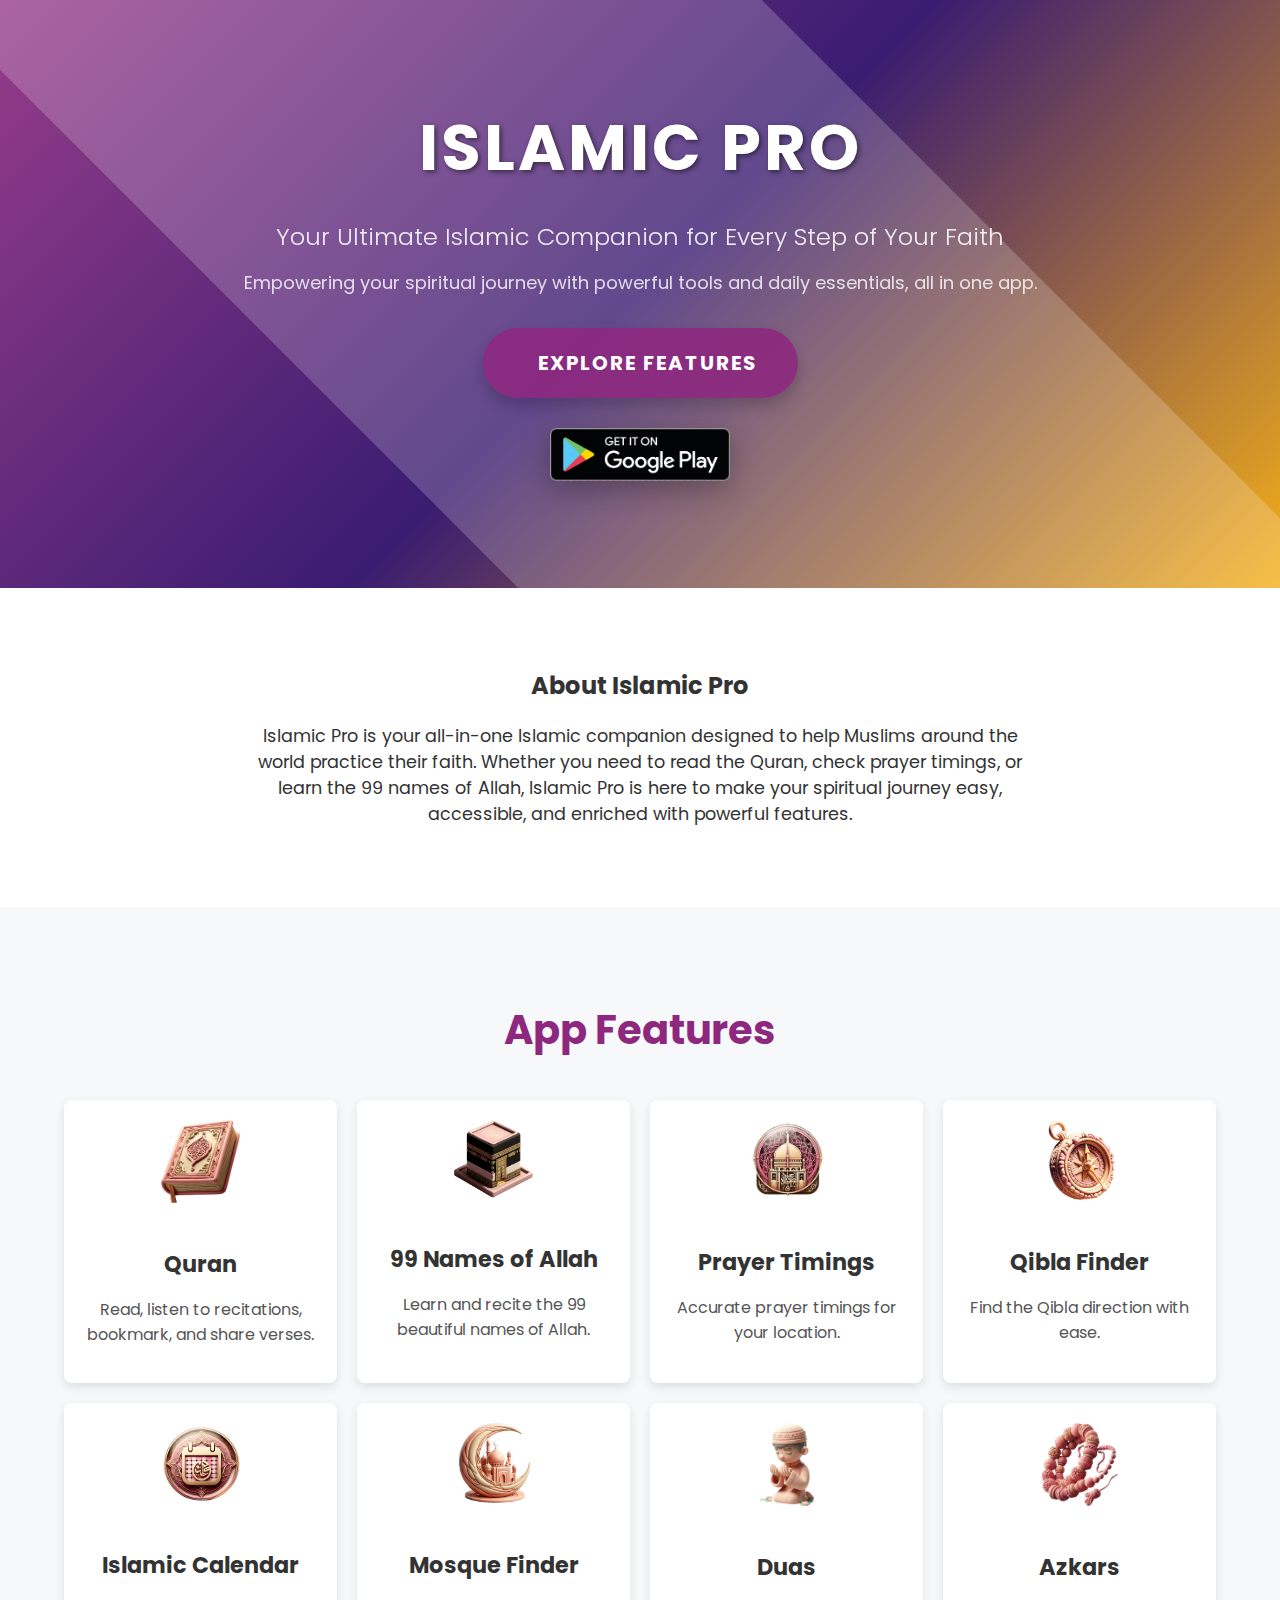
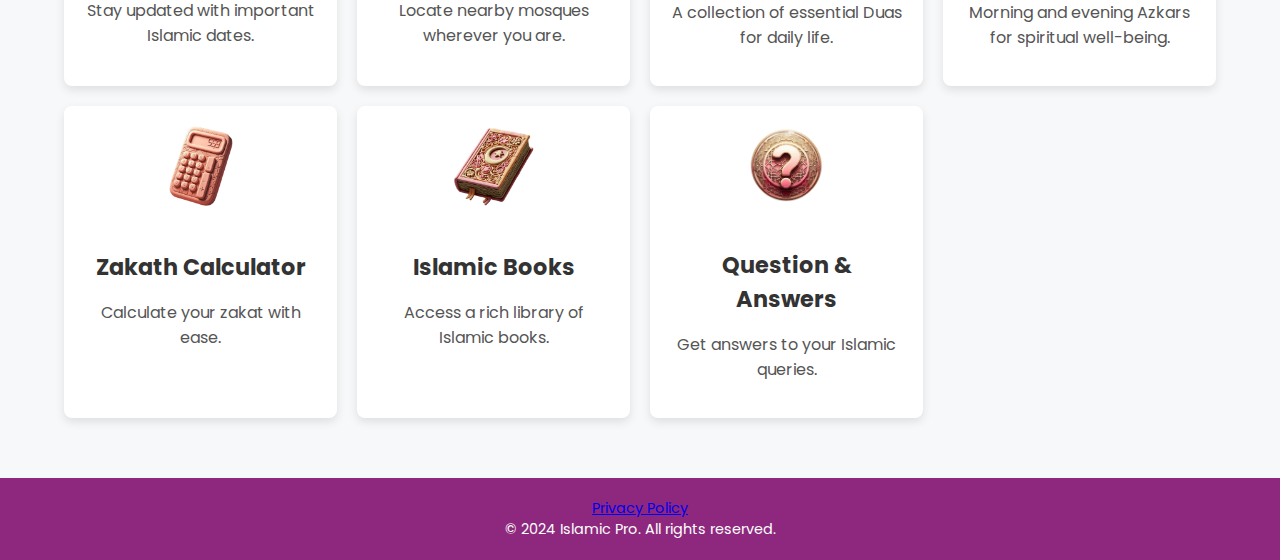
<file: index.html>
<!DOCTYPE html>
<html lang="en">
<head>
    <meta charset="UTF-8">
    <meta name="viewport" content="width=device-width, initial-scale=1.0">
    <title>Islamic Pro App - Your Ultimate Islamic Companion</title>
    <link rel="stylesheet" href="styles.css">
    <link href="https://fonts.googleapis.com/css2?family=Poppins:wght@300;400;600&display=swap" rel="stylesheet">
</head>
<body>
    <header class="main-header">
        <div class="container header-content">
            <div class="branding">
                <h1>Islamic Pro</h1>
                <p class="tagline">Your Ultimate Islamic Companion for Every Step of Your Faith</p>
            </div>
            <p class="sub-tagline">Empowering your spiritual journey with powerful tools and daily essentials, all in one app.</p>
            <div class="actions">
                <a href="#features" class="cta-btn">
                    <i class="fas fa-arrow-right"></i> <!-- Adding an icon for extra style -->
                    Explore Features
                </a>
                <div class="download-btn">
                    <a href="https://play.google.com/store/apps/details?id=com.islamicpro" target="_blank">
                        <img src="images/playstore.png" alt="Download on Google Play">
                    </a>
                </div>
            </div>
        </div>
    </header>
    
    
        

    <!-- About Section -->
    <section id="about">
        <div class="container">
            <h2>About Islamic Pro</h2>
            <p>Islamic Pro is your all-in-one Islamic companion designed to help Muslims around the world practice their faith. Whether you need to read the Quran, check prayer timings, or learn the 99 names of Allah, Islamic Pro is here to make your spiritual journey easy, accessible, and enriched with powerful features.</p>
        </div>
    </section>

    <!-- Features Section -->
    <section id="features">
        <div class="container">
            <h2>App Features</h2>
            <div class="feature-grid">
                <div class="feature-item">
                    <img src="images/quran.png" alt="Quran">
                    <h3>Quran</h3>
                    <p>Read, listen to recitations, bookmark, and share verses.</p>
                </div>
                <div class="feature-item">
                    <img src="images/asmaul_husna.png" alt="99 Names of Allah">
                    <h3>99 Names of Allah</h3>
                    <p>Learn and recite the 99 beautiful names of Allah.</p>
                </div>
                <div class="feature-item">
                    <img src="images/prayer_timings.png" alt="Prayer Timings">
                    <h3>Prayer Timings</h3>
                    <p>Accurate prayer timings for your location.</p>
                </div>
                <div class="feature-item">
                    <img src="images/qibla_finder.png" alt="Qibla Finder">
                    <h3>Qibla Finder</h3>
                    <p>Find the Qibla direction with ease.</p>
                </div>
                <div class="feature-item">
                    <img src="images/calendar.png" alt="Islamic Calendar">
                    <h3>Islamic Calendar</h3>
                    <p>Stay updated with important Islamic dates.</p>
                </div>
                <div class="feature-item">
                    <img src="images/masjid_finder.png" alt="Mosque Finder">
                    <h3>Mosque Finder</h3>
                    <p>Locate nearby mosques wherever you are.</p>
                </div>
                <div class="feature-item">
                    <img src="images/duas.png" alt="Duas">
                    <h3>Duas</h3>
                    <p>A collection of essential Duas for daily life.</p>
                </div>
                <div class="feature-item">
                    <img src="images/azkar.png" alt="Azkars">
                    <h3>Azkars</h3>
                    <p>Morning and evening Azkars for spiritual well-being.</p>
                </div>
                <div class="feature-item">
                    <img src="images/zakath.png" alt="Zakath Calculator">
                    <h3>Zakath Calculator</h3>
                    <p>Calculate your zakat with ease.</p>
                </div>
                <div class="feature-item">
                    <img src="images/books.png" alt="Islamic Books">
                    <h3>Islamic Books</h3>
                    <p>Access a rich library of Islamic books.</p>
                </div>
                <div class="feature-item">
                    <img src="images/qna.png" alt="Q&A">
                    <h3>Question & Answers</h3>
                    <p>Get answers to your Islamic queries.</p>
                </div>
            </div>
        </div>
    </section>

    <!-- Footer -->
    <footer>
        <div class="container">
            <p>
                <a href="/privacy_policy.html">Privacy Policy</a>
            </p>
            <p>&copy; 2024 Islamic Pro. All rights reserved.</p>
        </div>
    </footer>
</body>
</html>
</file>
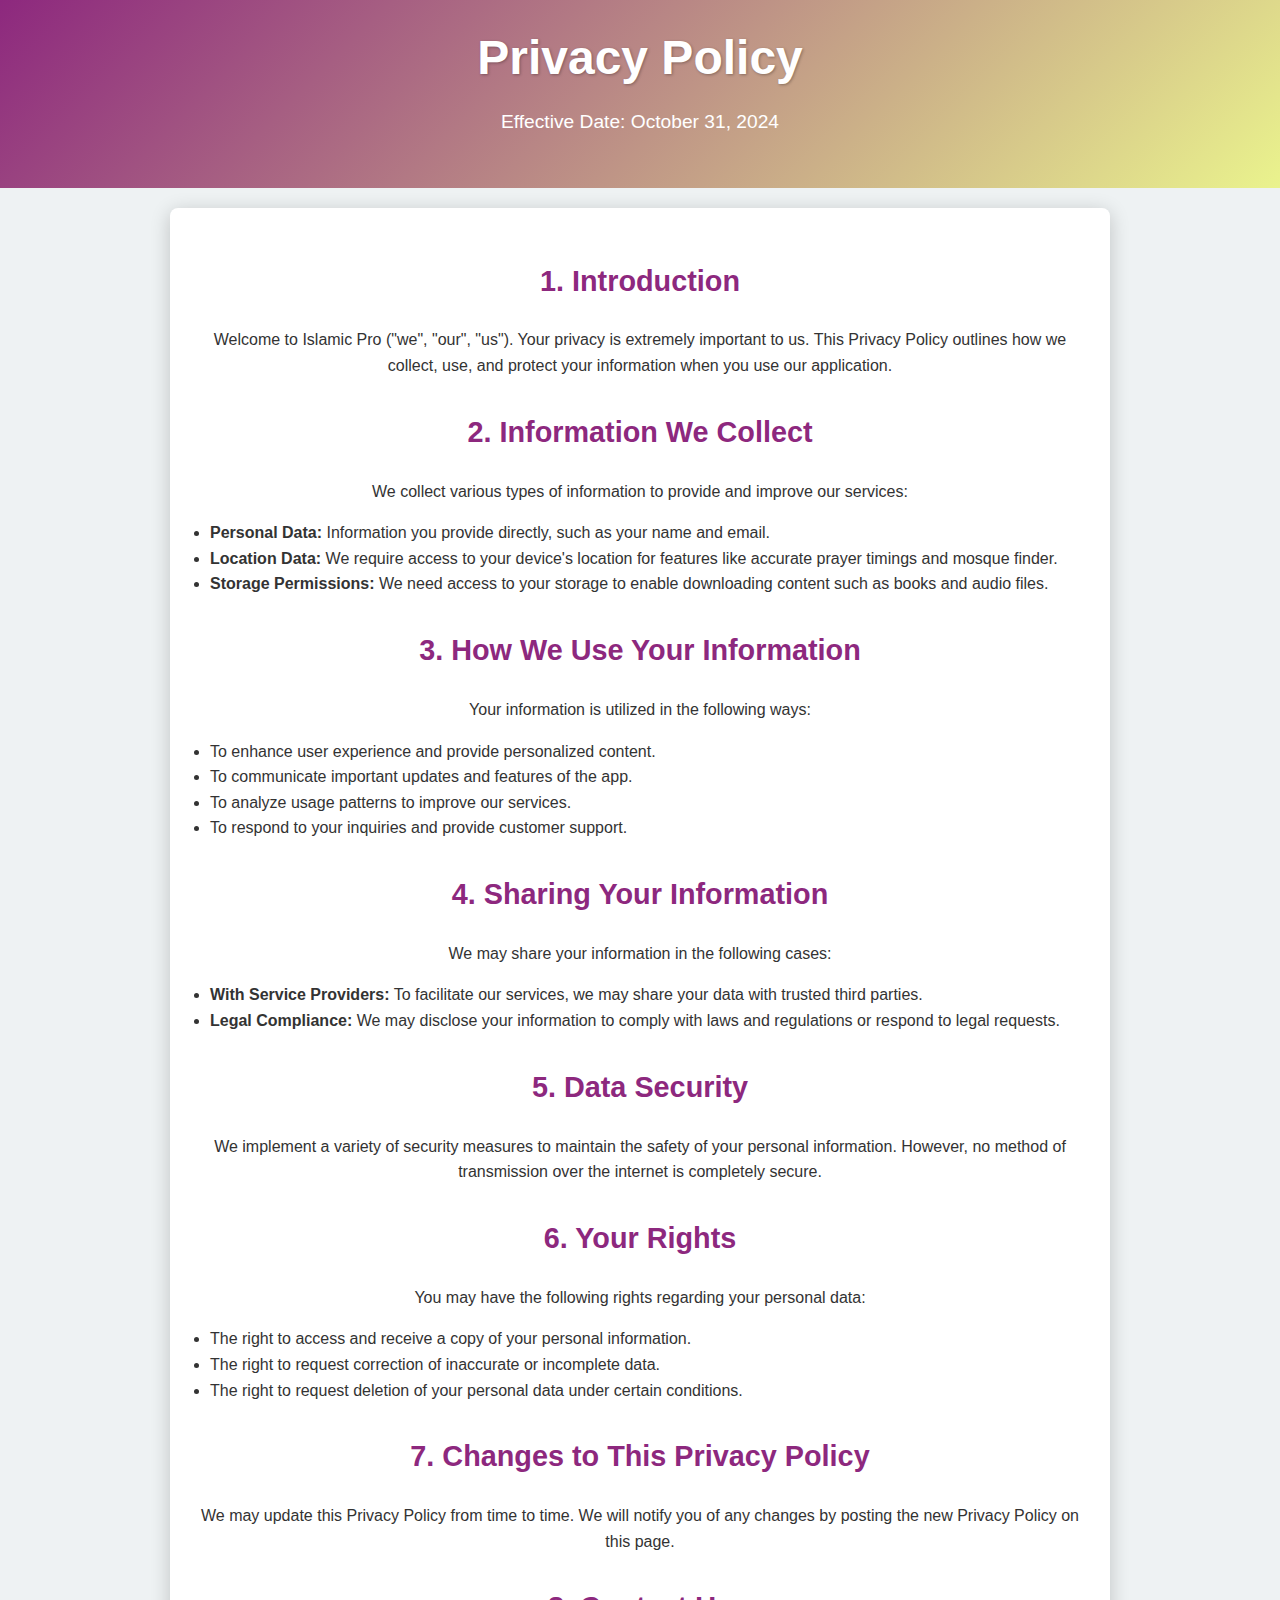
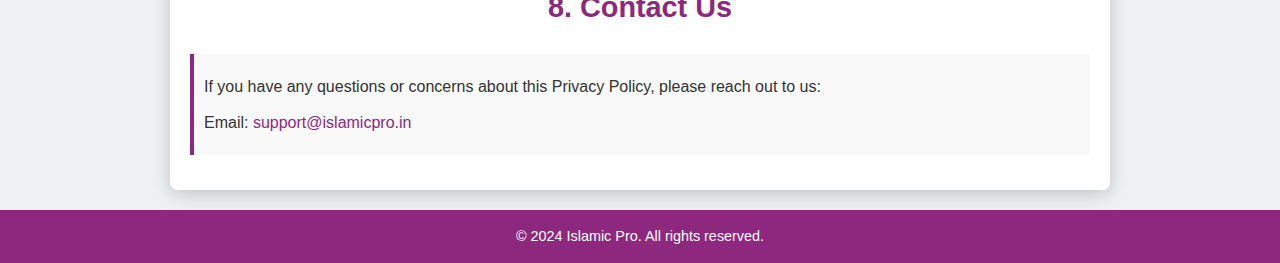
<file: privacy_policy.html>
<!DOCTYPE html>
<html lang="en">
<head>
    <meta charset="UTF-8">
    <meta name="viewport" content="width=device-width, initial-scale=1.0">
    <title>Privacy Policy - Islamic Pro</title>
    <link rel="stylesheet" href="styles.css">
    <style>
        body {
            font-family: 'Arial', sans-serif;
            background-color: #eef2f3;
            margin: 0;
            padding: 0;
            color: #333;
            line-height: 1.6;
        }
        header {
            background: linear-gradient(135deg, rgb(141, 40, 126), rgb(234, 243, 141));
            padding: 20px 0;
            text-align: center;
            color: white;
        }
        h1 {
            margin: 0;
            font-size: 2.5em;
            text-shadow: 1px 1px 3px rgba(0, 0, 0, 0.3);
        }
        h2 {
            font-size: 1.8em;
            color: rgb(141, 40, 126);
            margin-top: 30px;
        }
        .container {
            max-width: 900px;
            margin: 20px auto;
            padding: 20px;
            background: white;
            border-radius: 8px;
            box-shadow: 0 4px 20px rgba(0, 0, 0, 0.2);
        }
        p {
            margin: 10px 0;
        }
        ul {
            list-style-type: disc;
            padding-left: 20px;
            text-align: justify; /* Justify bullet points as well */
        }
        footer {
            text-align: center;
            padding: 15px 0;
            background: rgb(141, 40, 126);
            color: white;
            position: relative;
            bottom: 0;
            width: 100%;
        }
        .highlight {
            background-color: #f9f9f9;
            padding: 10px;
            border-left: 4px solid rgb(141, 40, 126);
            margin: 15px 0;
            text-align: left; /* Align text to the left for highlights */
        }
        .link {
            color: rgb(141, 40, 126);
            text-decoration: none;
        }
        .link:hover {
            text-decoration: underline;
        }
    </style>
</head>
<body>
    <header>
        <h1>Privacy Policy</h1>
        <p>Effective Date: October 31, 2024</p>
    </header>

    <main>
        <div class="container">
            <section>
                <h2>1. Introduction</h2>
                <p>Welcome to Islamic Pro ("we", "our", "us"). Your privacy is extremely important to us. This Privacy Policy outlines how we collect, use, and protect your information when you use our application.</p>
            </section>

            <section>
                <h2>2. Information We Collect</h2>
                <p>We collect various types of information to provide and improve our services:</p>
                <ul>
                    <li><strong>Personal Data:</strong> Information you provide directly, such as your name and email.</li>
                    <li><strong>Location Data:</strong> We require access to your device's location for features like accurate prayer timings and mosque finder.</li>
                    <li><strong>Storage Permissions:</strong> We need access to your storage to enable downloading content such as books and audio files.</li>
                </ul>
            </section>

            <section>
                <h2>3. How We Use Your Information</h2>
                <p>Your information is utilized in the following ways:</p>
                <ul>
                    <li>To enhance user experience and provide personalized content.</li>
                    <li>To communicate important updates and features of the app.</li>
                    <li>To analyze usage patterns to improve our services.</li>
                    <li>To respond to your inquiries and provide customer support.</li>
                </ul>
            </section>

            <section>
                <h2>4. Sharing Your Information</h2>
                <p>We may share your information in the following cases:</p>
                <ul>
                    <li><strong>With Service Providers:</strong> To facilitate our services, we may share your data with trusted third parties.</li>
                    <li><strong>Legal Compliance:</strong> We may disclose your information to comply with laws and regulations or respond to legal requests.</li>
                </ul>
            </section>

            <section>
                <h2>5. Data Security</h2>
                <p>We implement a variety of security measures to maintain the safety of your personal information. However, no method of transmission over the internet is completely secure.</p>
            </section>

            <section>
                <h2>6. Your Rights</h2>
                <p>You may have the following rights regarding your personal data:</p>
                <ul>
                    <li>The right to access and receive a copy of your personal information.</li>
                    <li>The right to request correction of inaccurate or incomplete data.</li>
                    <li>The right to request deletion of your personal data under certain conditions.</li>
                </ul>
            </section>

            <section>
                <h2>7. Changes to This Privacy Policy</h2>
                <p>We may update this Privacy Policy from time to time. We will notify you of any changes by posting the new Privacy Policy on this page.</p>
            </section>

            <section>
                <h2>8. Contact Us</h2>
                <div class="highlight">
                    <p>If you have any questions or concerns about this Privacy Policy, please reach out to us:</p>
                    <p>Email: <a class="link" href="mailto:support@islamicpro.in">support@islamicpro.in</a></p>
                </div>
            </section>
        </div>
    </main>

    <footer>
        <p>&copy; 2024 Islamic Pro. All rights reserved.</p>
    </footer>
</body>
</html>
</file>
<file: styles.css>
/* General Styles */
body {
    font-family: 'Poppins', sans-serif;
    margin: 0;
    padding: 0;
    background-color: #f7f8fa;
    color: #333;
}

.container {
    width: 90%;
    max-width: 1200px;
    margin: 0 auto;
    text-align: center;
}

/* Header Section */
header {
    background: linear-gradient(to right, rgba(141, 40, 126, 0.9), rgba(141, 40, 126, 0.7));
    color: white;
    padding: 100px 0;
}

header h1 {
    font-size: 3rem;
    font-weight: 600;
    margin: 0 0 10px;
}

header p {
    font-size: 1.2rem;
    margin-bottom: 30px;
}

.cta-btn {
    padding: 15px 30px;
    background-color: white;
    color: rgb(141, 40, 126);
    text-decoration: none;
    font-weight: 600;
    border-radius: 25px;
    transition: 0.3s ease;
}

.cta-btn:hover {
    background-color: rgba(255, 255, 255, 0.9);
}

.download-btn img {
    margin-top: 20px;
    width: 180px;
}

/* About Section */
#about {
    padding: 60px 0;
    background-color: #fff;
}

#about p {
    font-size: 1.1rem;
    max-width: 800px;
    margin: 20px auto;
}

/* Features Section */
#features {
    padding: 60px 0;
}

#features h2 {
    font-size: 2.5rem;
    margin-bottom: 40px;
    color: rgb(141, 40, 126);
}

.feature-grid {
    display: grid;
    grid-template-columns: repeat(auto-fit, minmax(250px, 1fr));
    gap: 20px;
}

.feature-item {
    background-color: #fff;
    padding: 20px;
    border-radius: 8px;
    box-shadow: 0 4px 10px rgba(0, 0, 0, 0.1);
    transition: 0.3s ease;
}

.feature-item:hover {
    transform: translateY(-5px);
}

.feature-item img {
    max-width: 80px;
    margin-bottom: 15px;
}

.feature-item h3 {
    font-size: 1.4rem;
    margin-bottom: 10px;
}

.feature-item p {
    font-size: 1rem;
    color: #555;
}

/* Footer */
footer {
    background-color: rgb(141, 40, 126);
    color: white;
    padding: 20px 0;
}

footer p {
    margin: 0;
    font-size: 0.9rem;
}

/* Main Header Styles */
.main-header {
    background: linear-gradient(135deg, rgba(141, 40, 126, 0.9), #3a1c71, #f5af19);
    color: #fff;
    padding: 100px 0; /* Increased padding for more breathing room */
    text-align: center;
    position: relative;
    overflow: hidden;
    z-index: 1;
}

.main-header::before {
    content: '';
    position: absolute;
    top: 0;
    left: -50%;
    width: 200%;
    height: 100%;
    background: rgba(255, 255, 255, 0.2);
    transform: rotate(45deg);
    z-index: -1;
}

.header-content {
    max-width: 1200px;
    margin: 0 auto;
    display: flex;
    flex-direction: column;
    align-items: center;
    animation: fadeIn 1.5s ease-in-out;
}

/* Branding */
.branding h1 {
    font-size: 64px; /* Slightly larger */
    font-weight: bold;
    letter-spacing: 3px;
    text-transform: uppercase;
    margin: 0;
    text-shadow: 2px 2px 5px rgba(0, 0, 0, 0.5); /* Added a text shadow */
}

.tagline {
    font-size: 24px;
    font-weight: 300;
    opacity: 0.9;
}

.divider {
    width: 60px;
    height: 3px;
    background: #fff;
    margin: 10px 0;
    border-radius: 10px;
    opacity: 0.7; /* A divider between the tagline and sub-tagline */
}

.sub-tagline {
    font-size: 18px;
    font-weight: 400;
    margin-top: -15px;
    opacity: 0.8;
    max-width: 800px;
    line-height: 1.6; /* Increased line height for readability */
}

/* Actions (CTA & Download) */
.actions {
    display: flex;
    flex-direction: column;
    align-items: center;
    gap: 10px; /* More space between CTA and download */
}

.cta-btn {
    background-color: rgba(141, 40, 126, 0.9);
    color: #fff;
    padding: 20px 40px; /* Larger padding for a bold appearance */
    text-transform: uppercase;
    font-weight: bold;
    font-size: 20px;
    border-radius: 40px;
    box-shadow: 0 8px 15px rgba(0, 0, 0, 0.2);
    transition: all 0.3s ease;
    letter-spacing: 2px;
    display: flex;
    align-items: center;
    gap: 10px; /* Space between the text and the icon */
}

.cta-btn i {
    font-size: 16px;
    margin-right: 5px;
}

.cta-btn:hover {
    background-color: #b135a5;
    box-shadow: 0 12px 25px rgba(0, 0, 0, 0.3);
    transform: translateY(-3px);
}

.download-btn a img {
    width: 180px;
    transition: transform 0.3s ease;
    filter: drop-shadow(0 8px 15px rgba(0, 0, 0, 0.3));
}

.download-btn a img:hover {
    transform: scale(1.15);
}

/* Responsive Styles */
@media (max-width: 768px) {
    .branding h1 {
        font-size: 48px;
    }
    
    .cta-btn {
        padding: 16px 32px;
        font-size: 18px;
    }
    
    .download-btn a img {
        width: 150px;
    }
}
</file>
